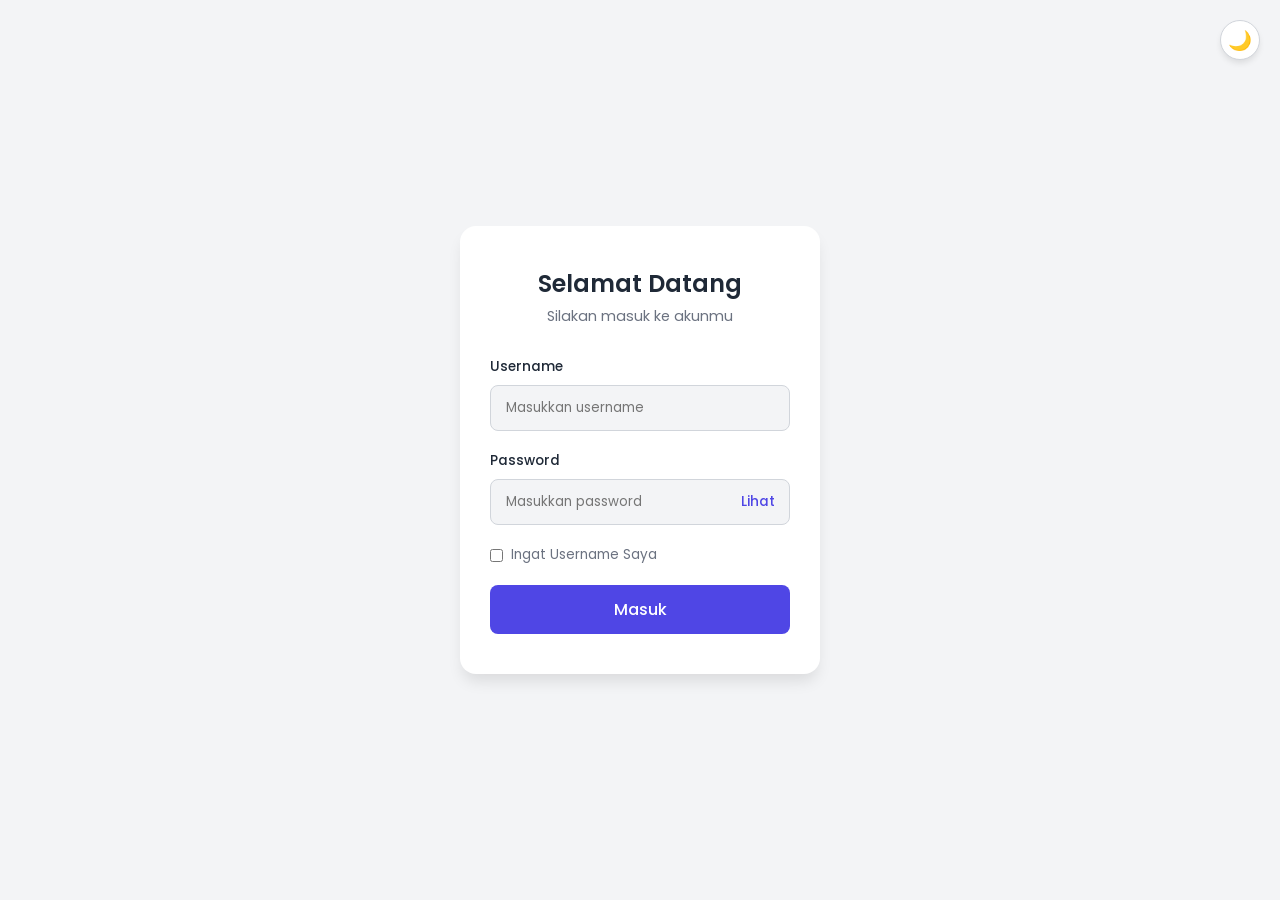
<file: index.html>
<!DOCTYPE html>
<html lang="id">
<head>
    <meta charset="UTF-8">
    <meta name="viewport" content="width=device-width, initial-scale=1.0">
    <title>Katalog Produk - Mini Shopee</title>
    <link href="https://fonts.googleapis.com/css2?family=Poppins:wght@300;400;500;600&display=swap" rel="stylesheet">
    <link rel="stylesheet" href="css/style.css">
    
    <!-- Script diletakkan di head dengan defer -->
    <script src="js/auth.js" defer></script>     <!-- Person A: Wajib urutan pertama -->
    <script src="js/catalog.js" defer></script>  <!-- Person B -->
    <script src="js/cart.js" defer></script>     <!-- Person C -->
</head>
<body>

    <!-- NAVBAR (Person A) -->
    <nav class="navbar">
        <div class="nav-brand">Mini Shopee</div>
        <div class="nav-user">
            <!-- Sapaan Dinamis -->
            <span id="welcomeMessage">Halo, Guest!</span>
            
            <!-- Tombol Dark Mode Global -->
            <button id="darkModeToggleGlobal" class="btn-icon" style="width: 35px; height: 35px; font-size: 1rem;">🌙</button>

            <!-- Badge Keranjang (Person C) -->
            <div class="cart-badge-container" id="cartIcon">
                🛒 <span id="cartBadge" class="badge">0</span>
            </div>

            <!-- Wishlist -->
            <div class="cart-badge-container" id="wishlistIcon">
                ❤️ <span id="wishlistBadge" class="badge">0</span>
            </div>
            
            <!-- Tombol Logout -->
            <button id="logoutBtn" class="btn-logout">Logout</button>
        </div>
    </nav>

    <!-- AREA KONTEN (Person B & C) -->
    <main class="main-content">
        <section id="controlsArea" class="controls">
            <!-- Person B: Buat filter & search di JS -->
        </section>

        <section id="productGrid" class="product-grid">
            <!-- Person B: Render card produk di sini -->
            <h3 style="text-align: center; color: var(--text-muted); margin-top: 50px;">
                Tunggu Person B merender produk di sini...
            </h3>
        </section>
        
        <div class="load-more-container" id="loadMoreContainer">
            <!-- Person B: Tambahkan button load more di sini -->
        </div>
    </main>

    <div id="productModal" class="modal hidden">
        <!-- Person C: Render modal detail di sini -->
    </div>

</body>
</html>
</file>
<file: css/style.css>
/* --- GLOBAL VARIABLES --- */
:root {
    --primary-color: #4f46e5; 
    --primary-hover: #4338ca;
    --bg-color: #f3f4f6;
    --text-main: #1f2937;
    --text-muted: #6b7280;
    --error-color: #ef4444;
    --white: #ffffff;
    --border-color: #d1d5db;
    --shadow-sm: 0 4px 6px -1px rgba(0, 0, 0, 0.1);
    --shadow-lg: 0 10px 15px -3px rgba(0, 0, 0, 0.1);
}

/* --- DARK MODE VARIABLES OVERRIDE --- */
body.dark-mode {
    --bg-color: #111827;
    --text-main: #f9fafb;
    --text-muted: #9ca3af;
    --white: #1f2937;
    --border-color: #374151;
    --shadow-sm: 0 4px 6px -1px rgba(0, 0, 0, 0.5);
    --shadow-lg: 0 10px 15px -3px rgba(0, 0, 0, 0.5);
}

* {
    margin: 0;
    padding: 0;
    box-sizing: border-box;
    font-family: 'Poppins', sans-serif;
    transition: background-color 0.3s, color 0.3s;
}

body {
    background-color: var(--bg-color);
    color: var(--text-main);
}

/* --- TOMBOL THEME TOGGLE (Dipakai di Login & Navbar) --- */
.theme-toggle-container {
    position: absolute;
    top: 20px;
    right: 20px;
}

.btn-icon {
    background: var(--white);
    border: 1px solid var(--border-color);
    font-size: 1.2rem;
    cursor: pointer;
    border-radius: 50%;
    width: 40px;
    height: 40px;
    display: flex;
    justify-content: center;
    align-items: center;
    box-shadow: var(--shadow-sm);
}

/* --- HALAMAN LOGIN --- */
.login-body {
    display: flex;
    justify-content: center;
    align-items: center;
    min-height: 100vh;
}

.login-container {
    width: 100%;
    max-width: 400px;
    padding: 20px;
}

.login-card {
    background: var(--white);
    padding: 40px 30px;
    border-radius: 16px;
    box-shadow: var(--shadow-lg);
    text-align: center;
}

.login-card h2 {
    font-weight: 600;
    margin-bottom: 5px;
}

.login-card p {
    color: var(--text-muted);
    font-size: 0.9rem;
    margin-bottom: 30px;
}

.input-group {
    text-align: left;
    margin-bottom: 20px;
}

.input-group label {
    display: block;
    font-size: 0.85rem;
    font-weight: 500;
    margin-bottom: 8px;
}

.password-wrapper {
    position: relative;
}

.input-group input {
    width: 100%;
    padding: 12px 15px;
    border: 1px solid var(--border-color);
    border-radius: 8px;
    outline: none;
    background-color: var(--bg-color);
    color: var(--text-main);
    transition: border 0.3s;
}

.input-group input:focus {
    border-color: var(--primary-color);
}

.toggle-pwd-btn {
    position: absolute;
    right: 15px;
    top: 50%;
    transform: translateY(-50%);
    cursor: pointer;
    font-size: 0.85rem;
    color: var(--primary-color);
    user-select: none;
    font-weight: 500;
}

.remember-me {
    display: flex;
    align-items: center;
    gap: 8px;
    margin-bottom: 20px;
    font-size: 0.85rem;
    color: var(--text-muted);
    text-align: left;
}

.remember-me input {
    accent-color: var(--primary-color);
}

button.btn-submit {
    width: 100%;
    padding: 12px;
    background-color: var(--primary-color);
    color: #ffffff;
    border: none;
    border-radius: 8px;
    font-size: 1rem;
    font-weight: 500;
    cursor: pointer;
    display: flex;
    justify-content: center;
    align-items: center;
    gap: 10px;
}

button.btn-submit:hover {
    background-color: var(--primary-hover);
}

button.btn-submit:disabled {
    opacity: 0.7;
    cursor: not-allowed;
}

/* --- SPINNER & TOAST --- */
.spinner {
    width: 20px;
    height: 20px;
    border: 3px solid rgba(255, 255, 255, 0.3);
    border-radius: 50%;
    border-top-color: #ffffff;
    animation: spin 1s ease-in-out infinite;
}
@keyframes spin { to { transform: rotate(360deg); } }
.hidden { display: none !important; }

.toast {
    position: fixed;
    bottom: 30px;
    right: 30px;
    background-color: var(--error-color);
    color: white;
    padding: 12px 24px;
    border-radius: 8px;
    box-shadow: var(--shadow-sm);
    font-size: 0.9rem;
    transform: translateY(100px);
    opacity: 0;
    transition: transform 0.4s ease, opacity 0.4s ease;
    z-index: 1000;
}
.toast.show {
    transform: translateY(0);
    opacity: 1;
}

/* --- NAVBAR (Katalog) --- */
.navbar {
    background-color: var(--white);
    padding: 15px 5%;
    display: flex;
    justify-content: space-between;
    align-items: center;
    box-shadow: var(--shadow-sm);
    position: sticky;
    top: 0;
    z-index: 100;
}

.nav-brand {
    font-size: 1.2rem;
    font-weight: 600;
    color: var(--primary-color);
}

.nav-user {
    display: flex;
    align-items: center;
    gap: 20px;
}

.btn-logout {
    padding: 8px 16px;
    background-color: var(--error-color);
    color: #ffffff;
    border: none;
    border-radius: 6px;
    cursor: pointer;
    font-size: 0.85rem;
    font-weight: 500;
}
.btn-logout:hover {
    background-color: #dc2626;
}

/* Area kerja Person B & C di bawah sini */
.main-content { padding: 30px 5%; }
.cart-badge-container { position: relative; cursor: pointer; font-size: 1.2rem; }
.badge { position: absolute; top: -8px; right: -10px; background: var(--error-color); color: white; font-size: 0.7rem; padding: 2px 6px; border-radius: 50%; }


/* Pastikan class product-grid dari kerangka timmu diatur jadi Grid 3 kolom */
.product-grid {
    display: grid;
    grid-template-columns: repeat(3, 1fr);
    gap: 20px;
    padding: 20px 0;
}
/* Styling untuk Kartu Produk */
.product-card {
    border: 1px solid #e5e7eb;
    border-radius: 8px;
    padding: 15px;
    background: #ffffff;
    display: flex;
    flex-direction: column;
    justify-content: space-between;
    transition: transform 0.3s ease, box-shadow 0.3s ease;
}

/* Efek Hover pada Kartu */
.product-card:hover {
    transform: translateY(-5px);
    box-shadow: 0 10px 20px rgba(0, 0, 0, 0.08);
}

/* Gambar Produk di dalam Card */
.product-card img {
    width: 100%;
    height: 140px;
    object-fit: cover;
    border-radius: 6px;
    margin-bottom: 10px;
}

/* Tombol Tambah ke Keranjang */
/* Pastikan class ini ada di style.css kalian */
.btn-add-cart {
    padding: 6px 12px; 
    background: #4f46e5; 
    color: #fff; 
    border: none; 
    border-radius: 4px; 
    cursor: pointer;
}

.btn-add-cart:hover {
    background-color: #3730a3;
}

.btn-add-cart:active {
    background-color: #312e81;
    transform: scale(0.97);
}

/* ==== MODAL DETAIL PRODUK ==== */
.modal-overlay { position: fixed; inset: 0; background: rgba(0,0,0,0.5); display: flex; justify-content: center; align-items: center; z-index: 200; }
.modal-box { background: var(--white); color: var(--text-main); width: 90%; max-width: 420px; max-height: 85vh; overflow-y: auto; padding: 24px; border-radius: 16px; box-shadow: var(--shadow-lg); position: relative; }
.modal-close { position: absolute; top: 12px; right: 12px; background: none; border: none; font-size: 1.4rem; cursor: pointer; color: var(--text-muted); }
.modal-img { width: 100%; max-height: 220px; object-fit: contain; margin-bottom: 12px; }
.modal-category { display: inline-block; background: var(--bg-color); color: var(--text-muted); padding: 2px 10px; border-radius: 20px; font-size: 0.75rem; margin-bottom: 10px; }
.modal-brand { color: var(--text-muted); font-size: 0.85rem; margin: 4px 0; }
.modal-price { font-weight: 600; font-size: 1.2rem; margin: 8px 0; }
.modal-rating { color: #f59e0b; font-size: 0.9rem; margin-left: 8px; }
.modal-stock { font-size: 0.85rem; color: var(--text-muted); margin-bottom: 10px; }
.modal-desc { font-size: 0.9rem; line-height: 1.5; margin-bottom: 16px; }
.modal-actions { display: flex; gap: 10px; align-items: center; }
.modal-actions .btn-submit { flex: 1; }

/* ==== DROPDOWN PANEL: CART & WISHLIST ==== */
.dropdown-panel { background: var(--white); color: var(--text-main); width: 300px; max-height: 400px; overflow-y: auto; border-radius: 12px; box-shadow: var(--shadow-lg); padding: 12px; z-index: 150; }
.panel-item { display: flex; align-items: center; gap: 10px; padding: 8px 0; border-bottom: 1px solid var(--border-color); }
.panel-item img { width: 40px; height: 40px; object-fit: cover; border-radius: 4px; }
.panel-item-info { flex: 1; font-size: 0.85rem; }
.panel-item-info p { margin: 0 0 2px; }
.panel-item-info span { color: var(--text-muted); font-size: 0.8rem; }
.panel-item-actions { display: flex; gap: 4px; }
.panel-item-actions button { border: 1px solid var(--border-color); background: var(--bg-color); border-radius: 6px; cursor: pointer; padding: 2px 6px; font-size: 0.8rem; }
.panel-total { text-align: right; font-weight: 600; padding-top: 10px; margin-top: 6px; }
.panel-empty { text-align: center; color: var(--text-muted); padding: 20px 0; font-size: 0.9rem; }

/* ==== TOMBOL WISHLIST DI CARD (disisipkan otomatis via JS) ==== */
.card-action-row { display: flex; gap: 8px; align-items: center; }
.card-action-row .btn-add-cart { flex: 1; }
.btn-wishlist { background: var(--white); border: 1px solid var(--border-color); border-radius: 6px; cursor: pointer; font-size: 1rem; padding: 6px 10px; }
.btn-wishlist:hover { background: var(--bg-color); }
</file>
